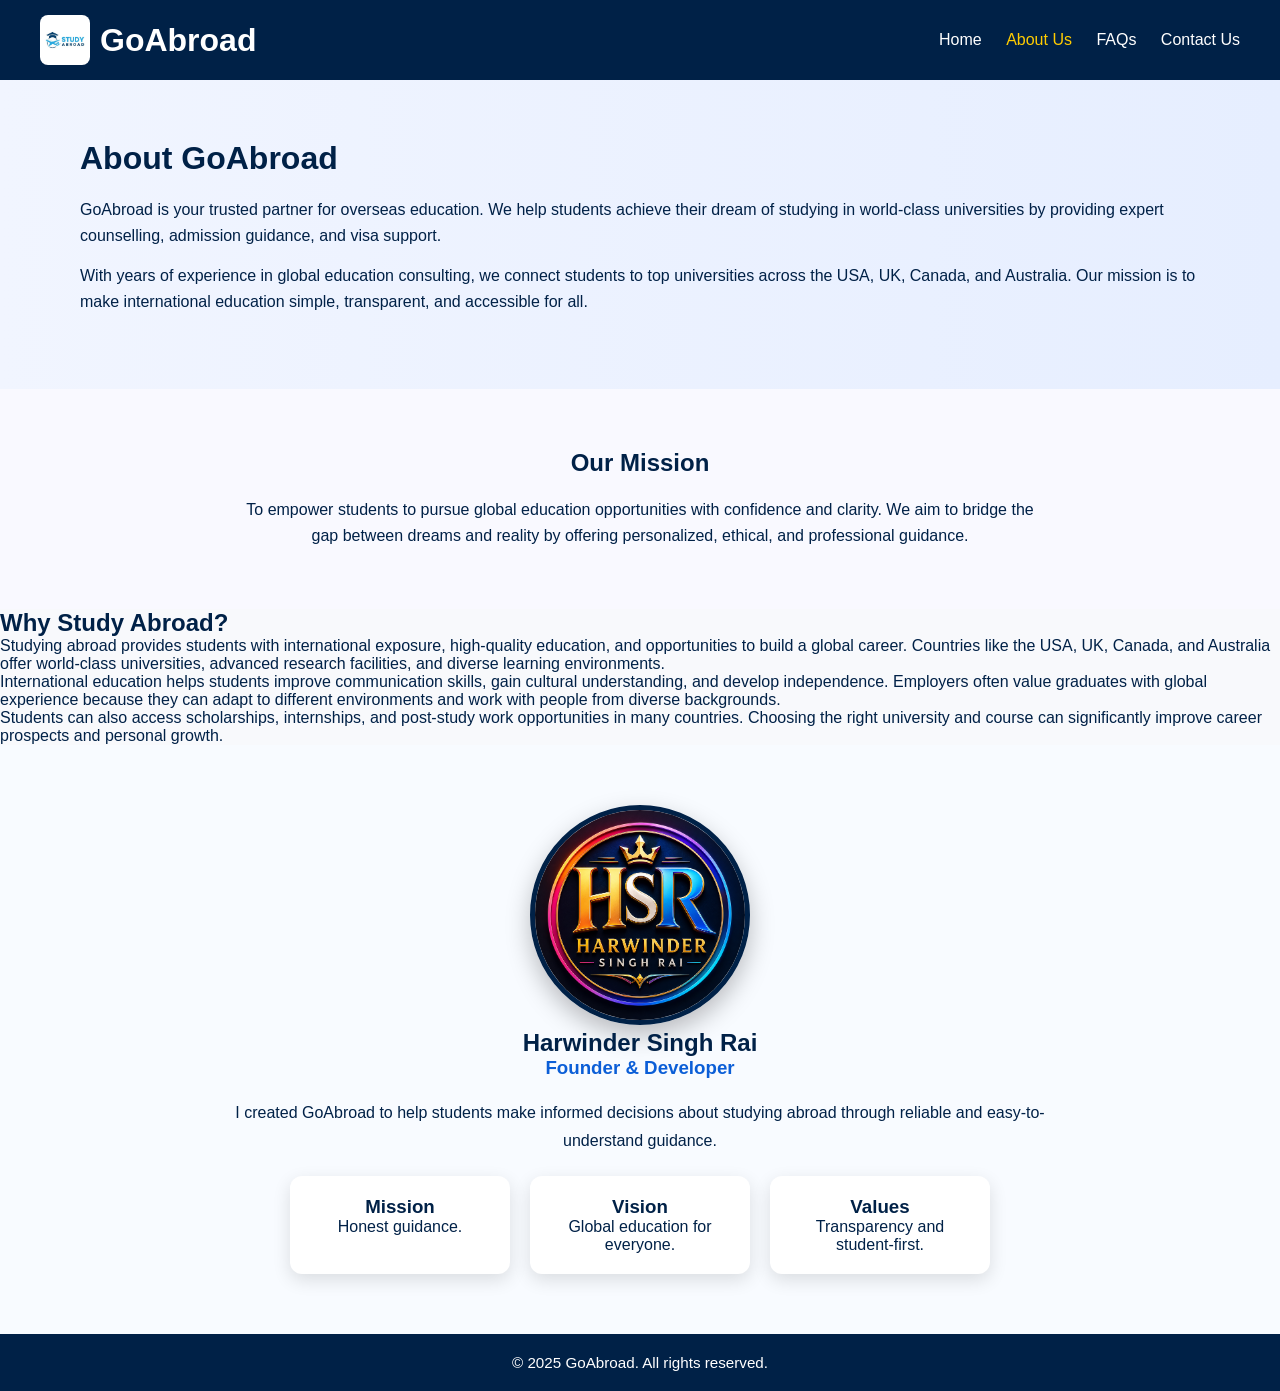
<file: about.html>
<!DOCTYPE html>
<html lang="en">
<head>
  <meta charset="UTF-8" />
  <meta name="viewport" content="width=device-width, initial-scale=1.0"/>
  <title>About Us | GoAbroad</title>
<script async src="https://pagead2.googlesyndication.com/pagead/js/adsbygoogle.js?client=ca-pub-8031918395733457"
     crossorigin="anonymous"></script>
  <style>
    
    * {
      margin: 0;
      padding: 0;
      box-sizing: border-box;
      font-family: Arial, sans-serif;
    }
    body {
      background-color: #f8f9fc;
      color: #002147;
      display: flex;
      flex-direction: column;
      min-height: 100vh;
    }

    
    header {
      background: #002147;
      color: white;
      display: flex;
      justify-content: space-between;
      align-items: center;
      padding: 15px 40px;
      flex-wrap: wrap;
    }
    header .logo {
      display: flex;
      align-items: center;
    }
    header .logo img {
      height: 50px;
      margin-right: 10px;
      border-radius: 8px;
    }
    header nav a {
      color: white;
      text-decoration: none;
      margin-left: 20px;
      font-weight: 500;
      transition: color 0.3s;
    }
    header nav a:hover,
    header nav a.active {
      color: #ffcc00;
    }

    
    .about-section {
      padding: 60px 80px;
      background: linear-gradient(to right, #f1f5ff, #e6eeff);
      text-align: left;
      flex: 1; 
    }
    .about-section h2 {
      font-size: 2rem;
      color: #002147;
      margin-bottom: 20px;
    }
    .about-section p {
      font-size: 1rem;
      line-height: 1.6;
      margin-bottom: 15px;
    }

    
    .mission-section {
      background: #f9f9ff;
      padding: 60px 80px;
      text-align: center;
    }
    .mission-section h3 {
      font-size: 1.5rem;
      color: #002147;
      margin-bottom: 20px;
    }
    .mission-section p {
      font-size: 1rem;
      max-width: 800px;
      margin: 0 auto;
      line-height: 1.6;
    }

    
    footer {
      text-align: center;
      background: #002147;
      color: white;
      padding: 20px 0;
      font-size: 0.95rem;
      margin-top: auto; 
    }

    
  </style>
</head>

<body>
  
  <header>
    <div class="logo">
      <img src="logo 2.jpeg" alt="GoAbroad Logo" />
      <h1>GoAbroad</h1>
    </div>
    <nav>
      <a href="home.html">Home</a>
      <a href="about.html" class="active">About Us</a>
      <a href="faq.html">FAQs</a>
      <a href="contact.html">Contact Us</a>
    </nav>
  </header>

  
  <section class="about-section">
    <h2>About GoAbroad</h2>
    <p>
      GoAbroad is your trusted partner for overseas education. We help students achieve their dream of studying in world-class universities by providing expert counselling, admission guidance, and visa support.
    </p>
    <p>
      With years of experience in global education consulting, we connect students to top universities across the USA, UK, Canada, and Australia. Our mission is to make international education simple, transparent, and accessible for all.
    </p>
  </section>

  
  <section class="mission-section">
    <h3>Our Mission</h3>
    <p>
      To empower students to pursue global education opportunities with confidence and clarity.  
      We aim to bridge the gap between dreams and reality by offering personalized, ethical, and professional guidance.
    </p>
  </section>

  <section>
<h2>Why Study Abroad?</h2>

<p>Studying abroad provides students with international exposure, high-quality education, and opportunities to build a global career. Countries like the USA, UK, Canada, and Australia offer world-class universities, advanced research facilities, and diverse learning environments.</p>

<p>International education helps students improve communication skills, gain cultural understanding, and develop independence. Employers often value graduates with global experience because they can adapt to different environments and work with people from diverse backgrounds.</p>

<p>Students can also access scholarships, internships, and post-study work opportunities in many countries. Choosing the right university and course can significantly improve career prospects and personal growth.</p>
</section>
  
<section style="padding:60px 20px;background:#f8fbff;text-align:center;">
<img src="images/harwinder-logo.png" style="width:220px;border-radius:50%;box-shadow:0 10px 25px rgba(0,0,0,.25);border:5px solid #002147;">
<h2>Harwinder Singh Rai</h2>
<h3 style="color:#0b5ed7;">Founder & Developer</h3>
<p style="max-width:850px;margin:20px auto;line-height:1.8;">I created GoAbroad to help students make informed decisions about studying abroad through reliable and easy-to-understand guidance.</p>
<div style="display:flex;flex-wrap:wrap;justify-content:center;gap:20px;">
<div style="background:#fff;padding:20px;border-radius:12px;box-shadow:0 6px 18px rgba(0,0,0,.12);width:220px;"><h3>Mission</h3><p>Honest guidance.</p></div>
<div style="background:#fff;padding:20px;border-radius:12px;box-shadow:0 6px 18px rgba(0,0,0,.12);width:220px;"><h3>Vision</h3><p>Global education for everyone.</p></div>
<div style="background:#fff;padding:20px;border-radius:12px;box-shadow:0 6px 18px rgba(0,0,0,.12);width:220px;"><h3>Values</h3><p>Transparency and student-first.</p></div>
</div>
</section>

<footer>
    &copy; 2025 GoAbroad. All rights reserved.
  </footer>
</body>
</html>
</file>
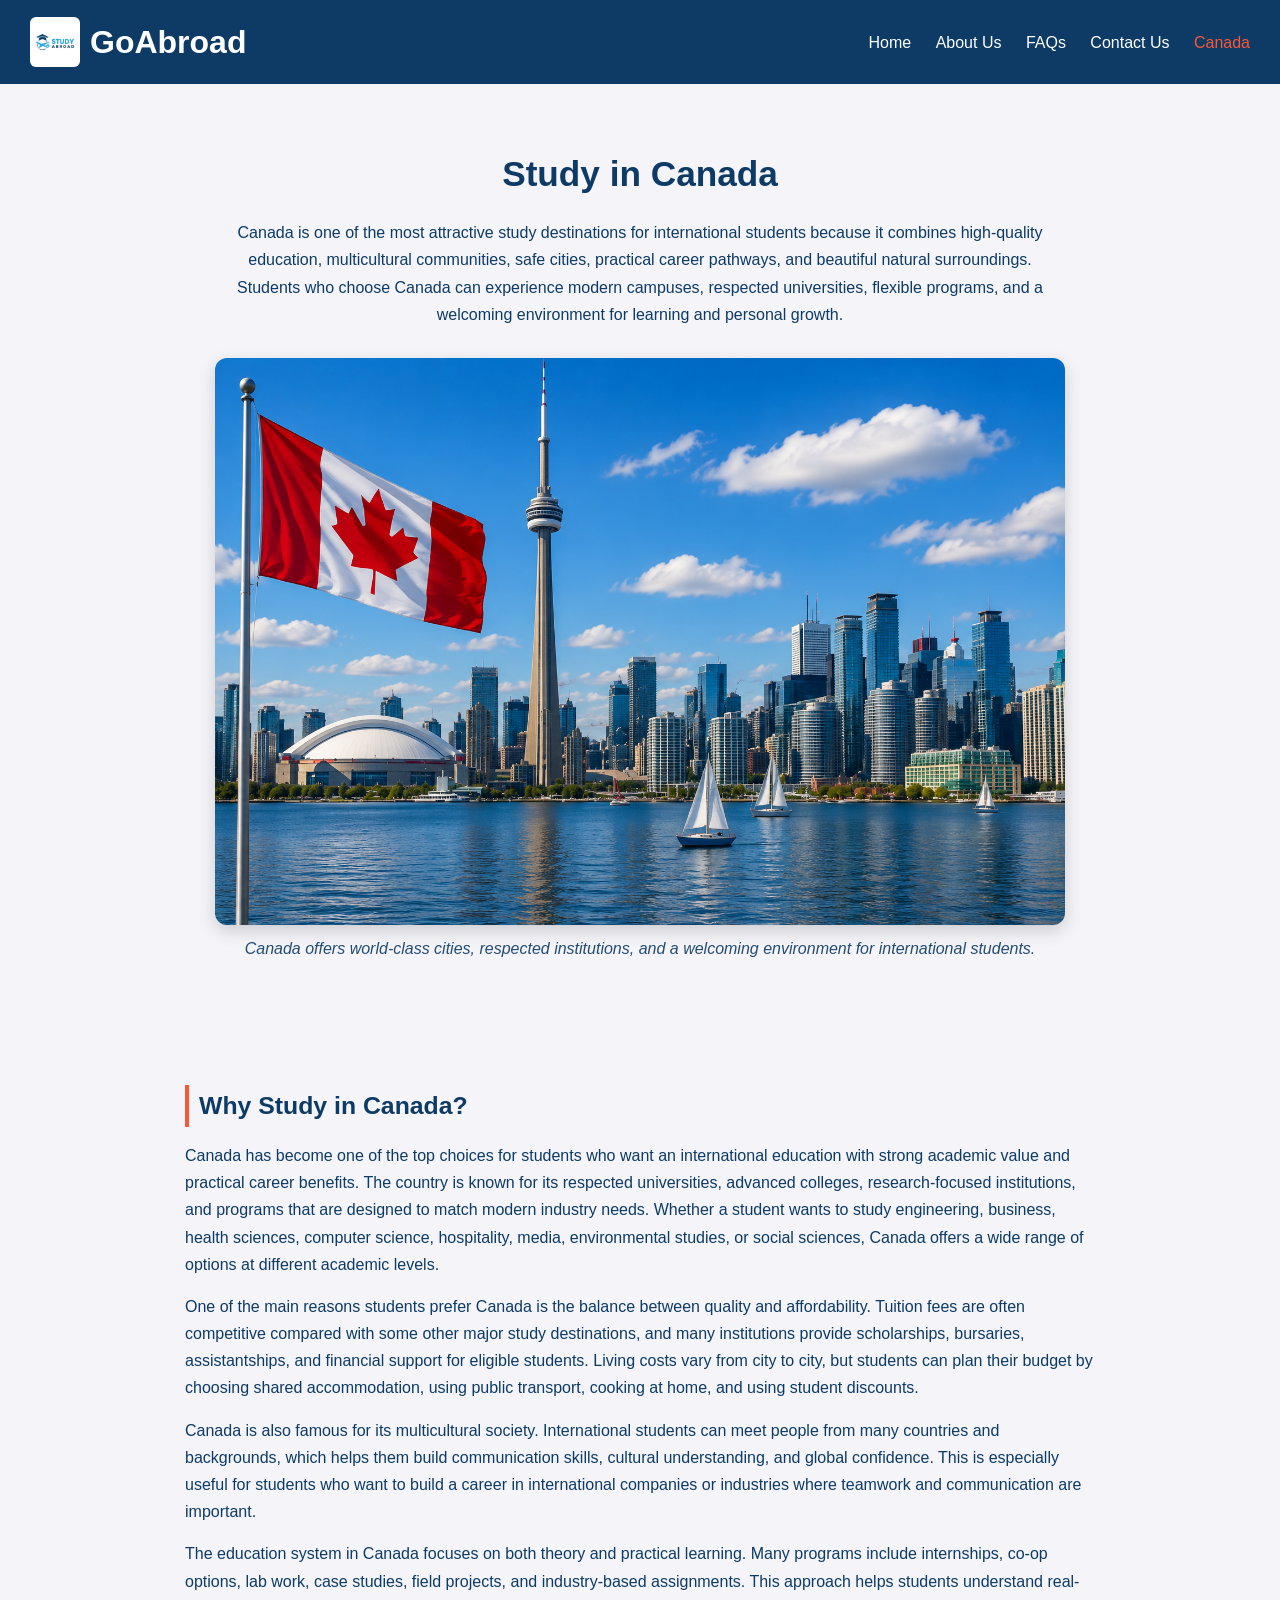
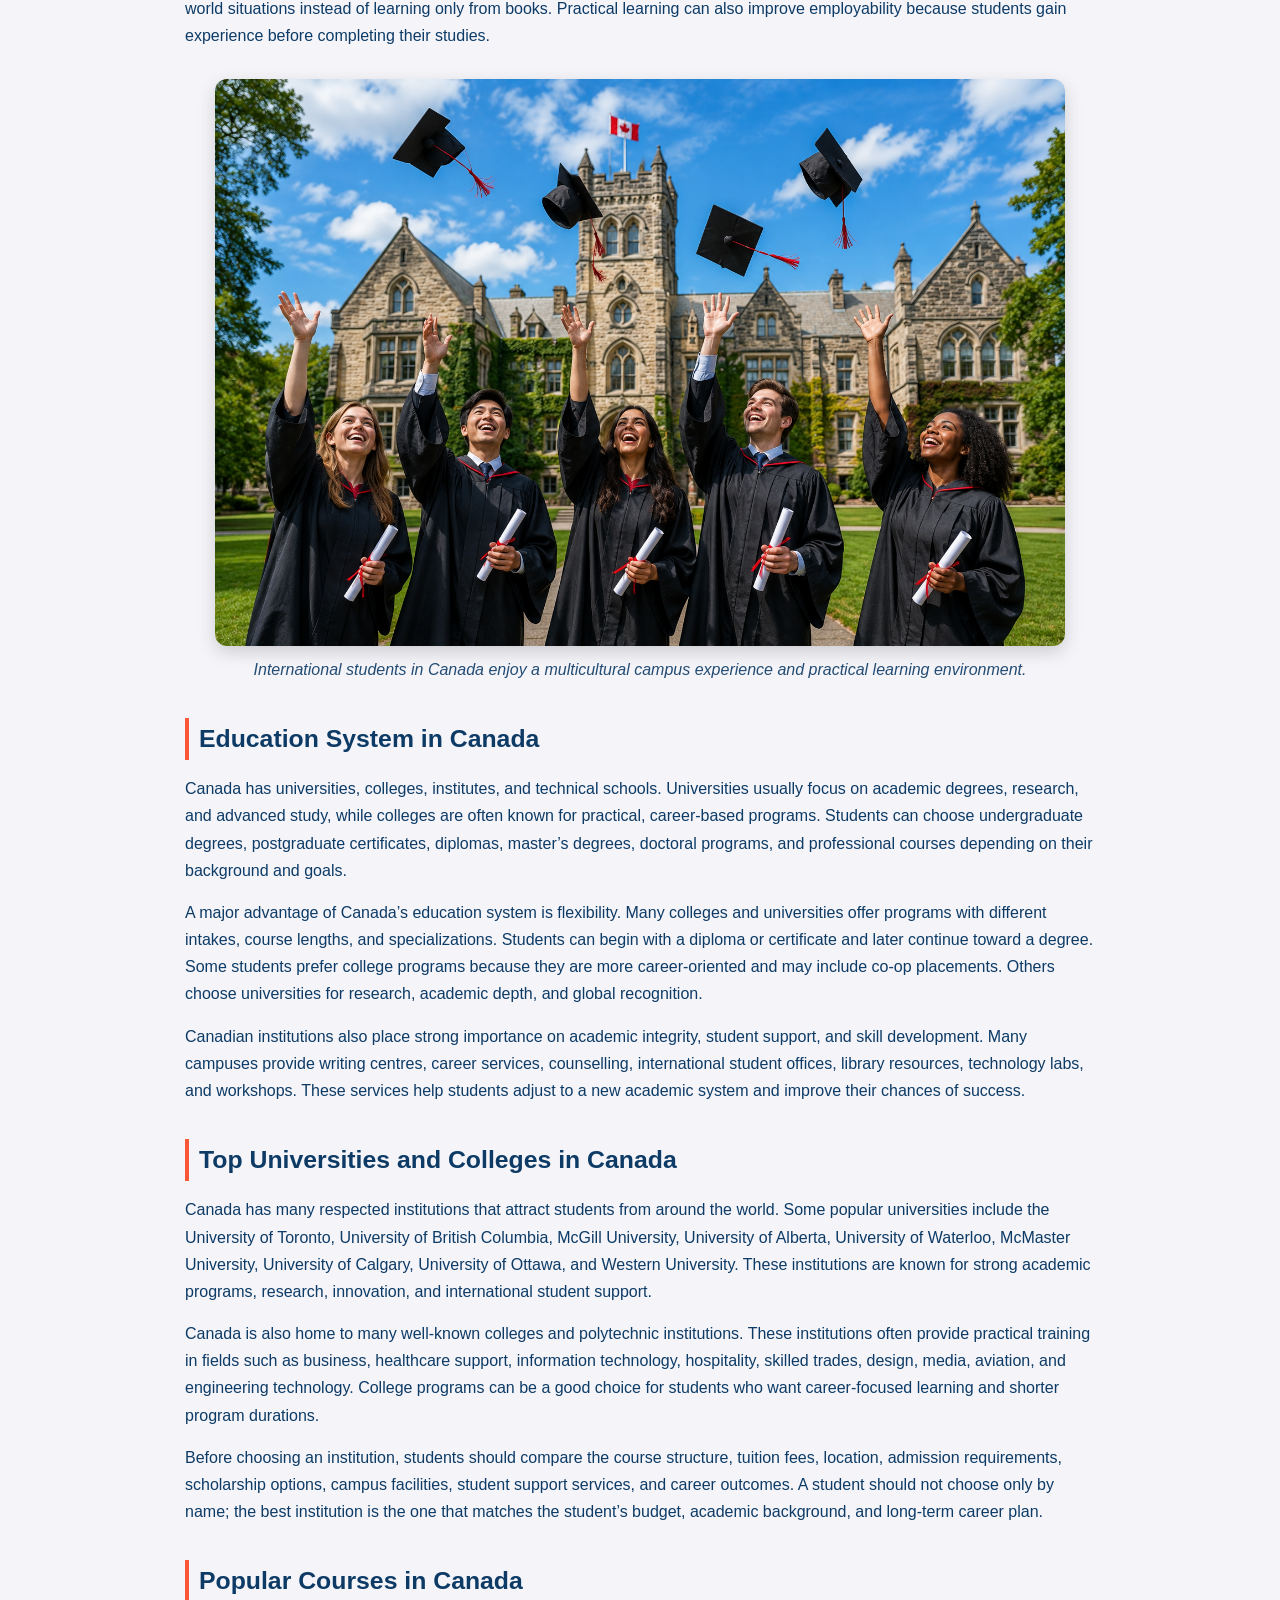
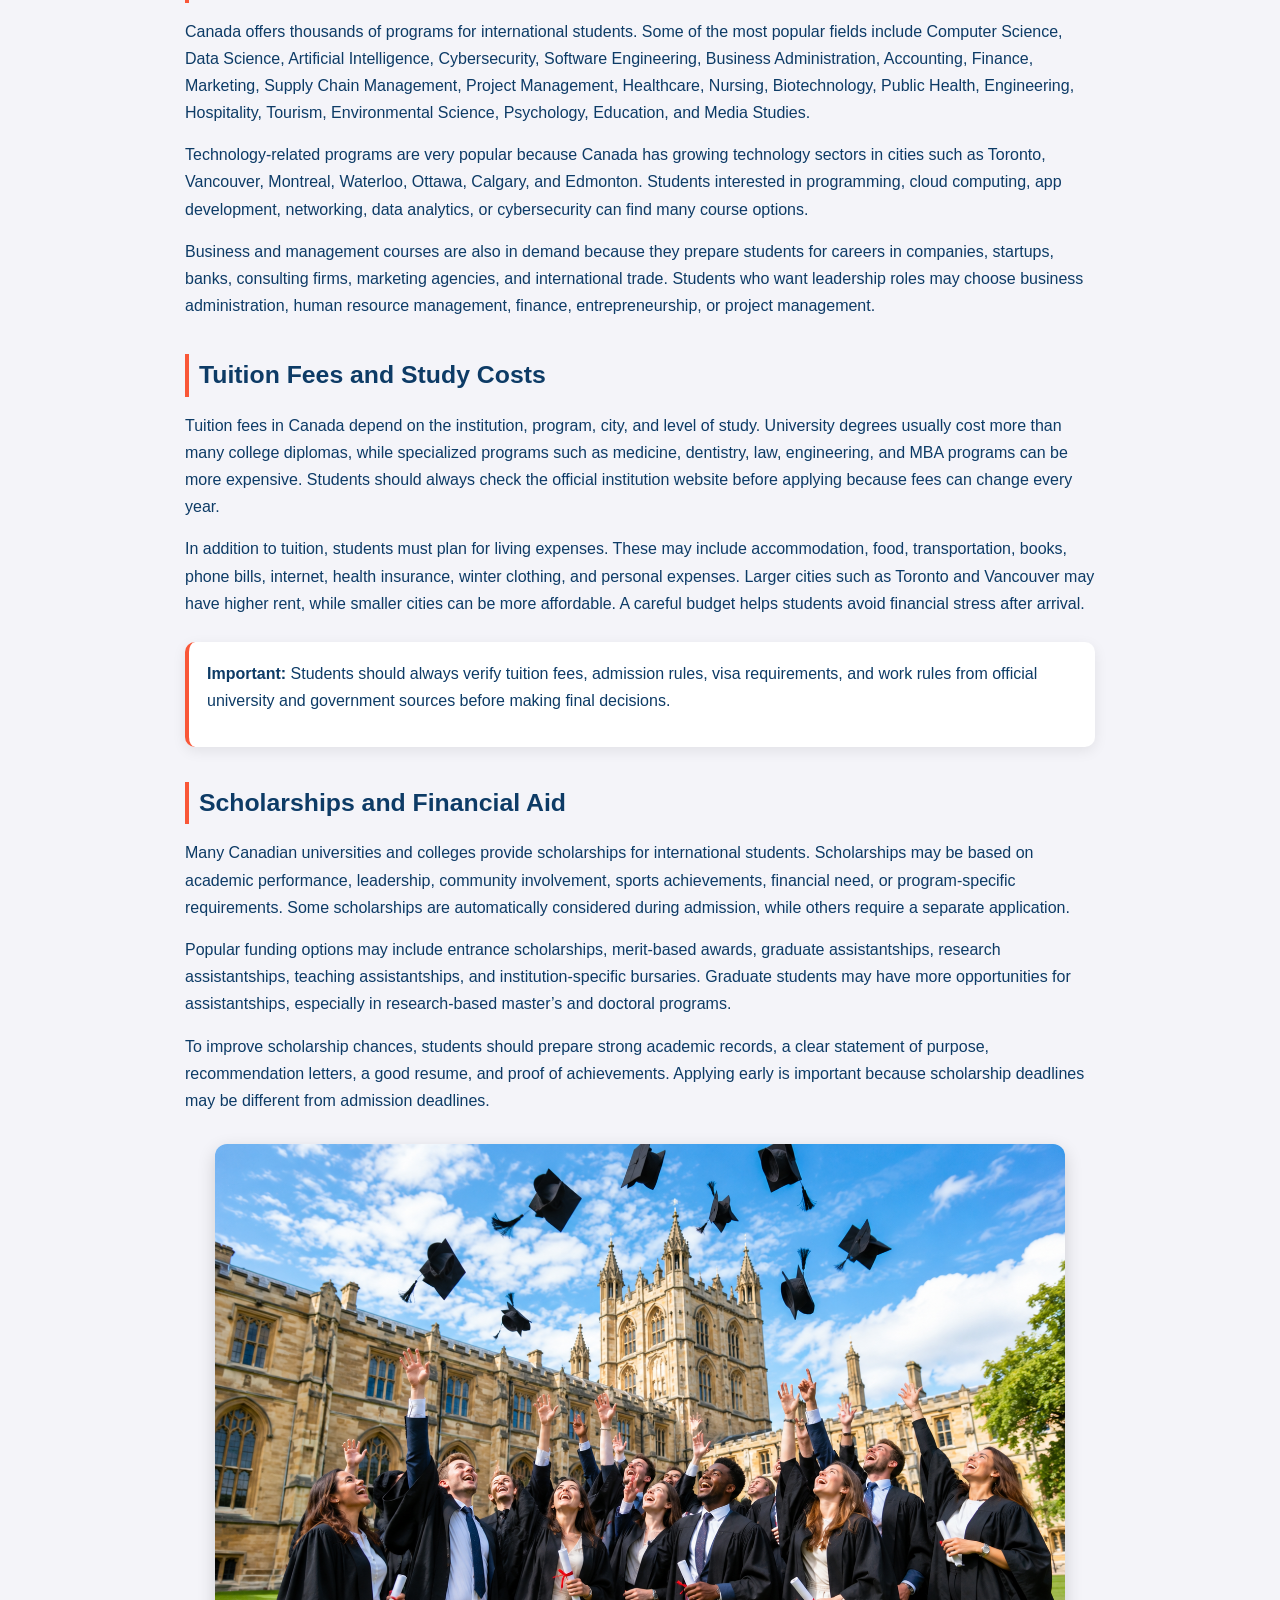
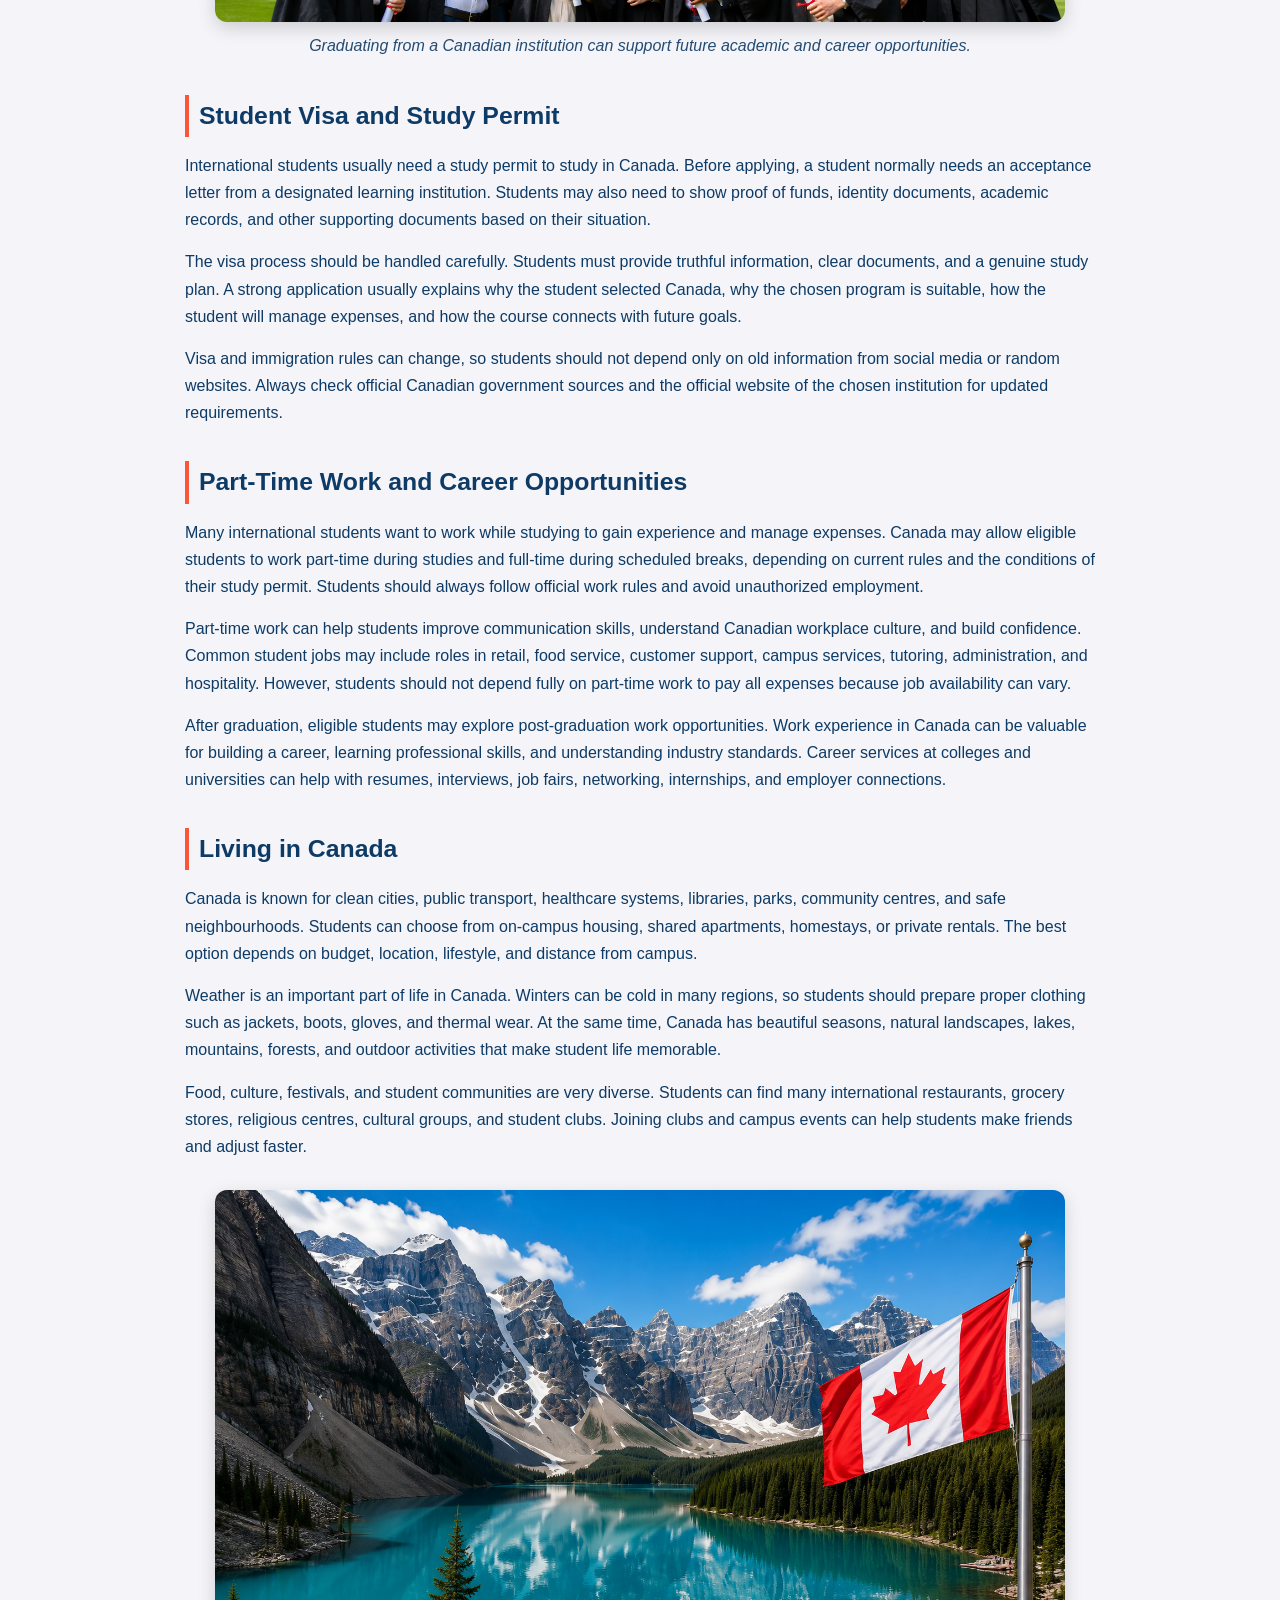
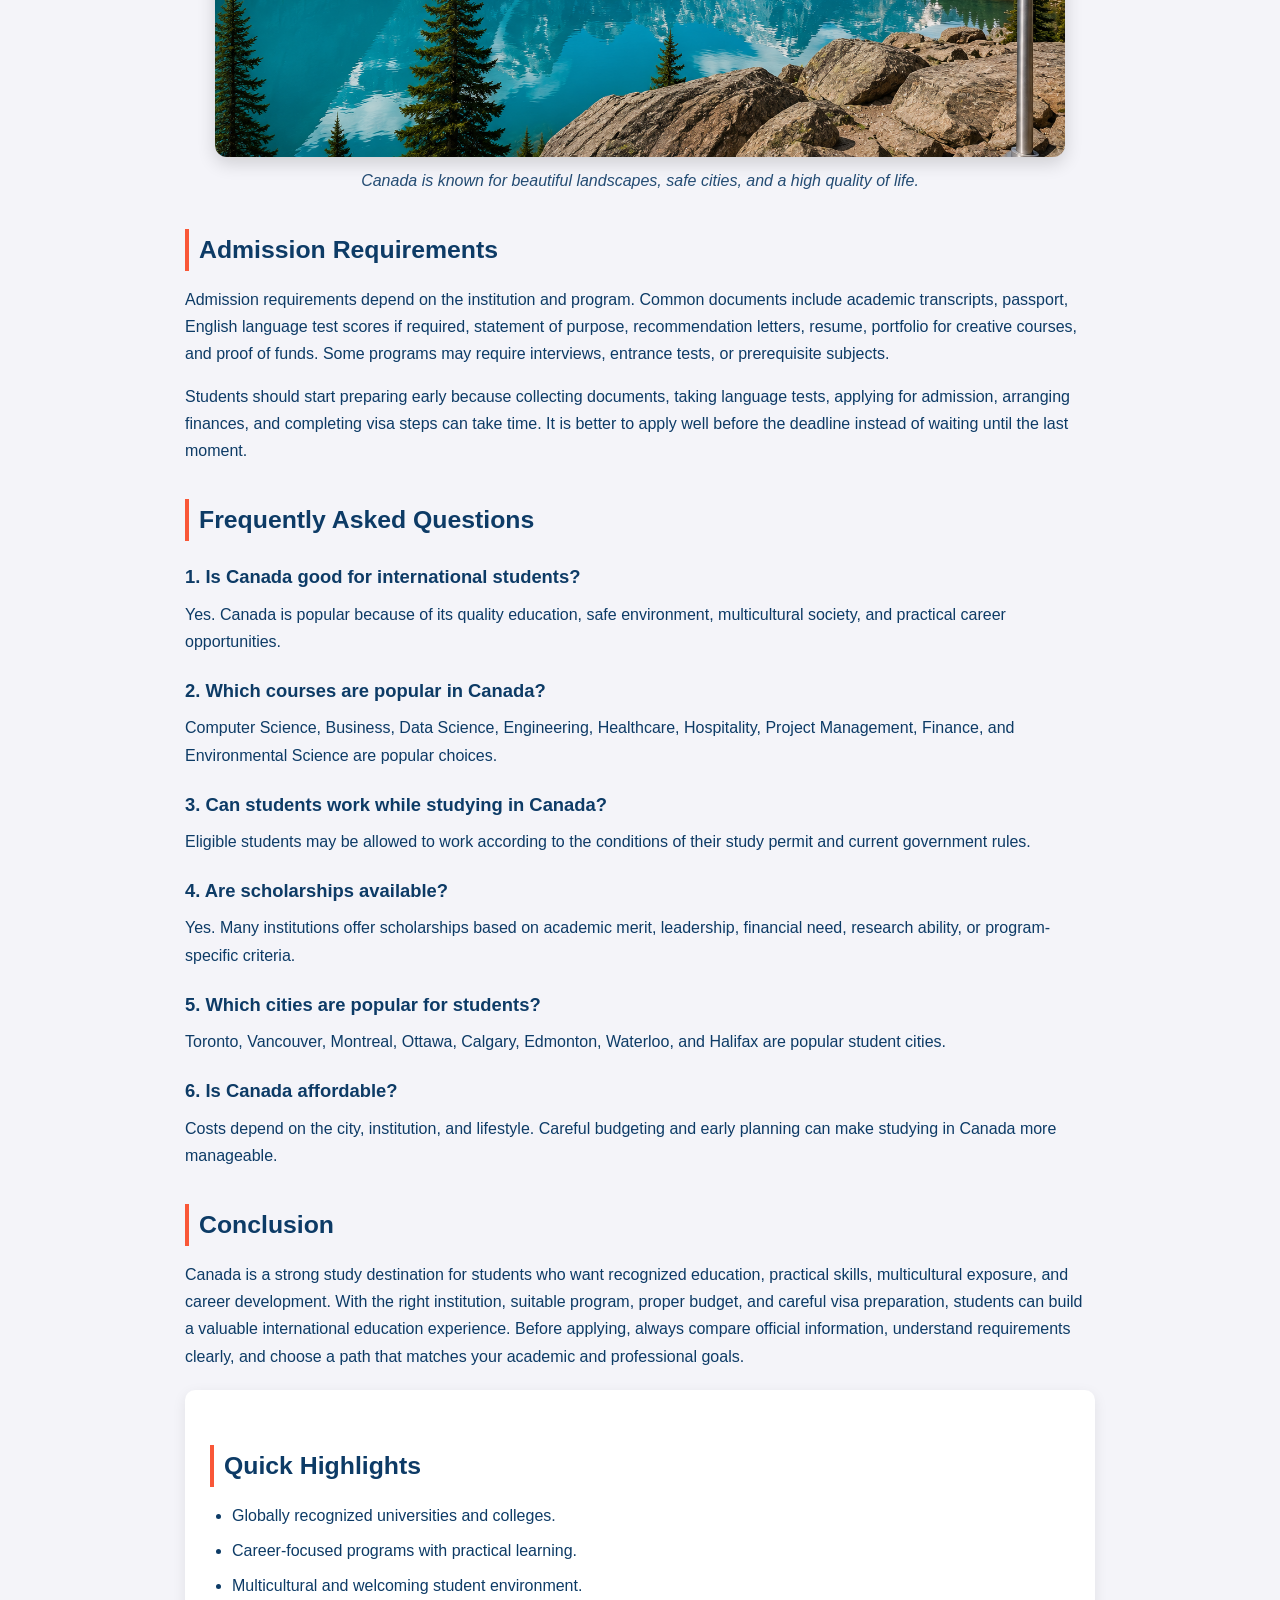
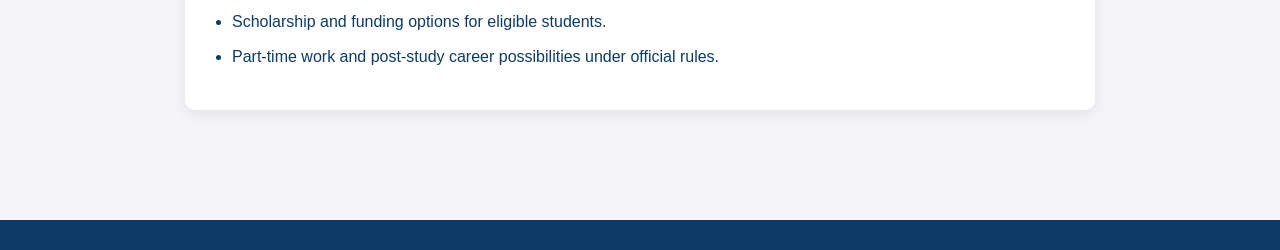
<file: canada.html>
<!DOCTYPE html>
<html lang="en">
<head>
  <meta charset="UTF-8" />
  <meta name="viewport" content="width=device-width, initial-scale=1.0"/>
  <title>Study in Canada | GoAbroad</title>
  <style>
    * {
      margin: 0;
      padding: 0;
      box-sizing: border-box;
      font-family: 'Segoe UI', Arial, sans-serif;
    }

    body {
      background-color: #F4F4F9;
      color: #0D3B66;
      line-height: 1.7;
    }

    header {
      background: #0D3B66;
      color: white;
      display: flex;
      justify-content: space-between;
      align-items: center;
      padding: 15px 30px;
      flex-wrap: wrap;
    }

    header .logo {
      display: flex;
      align-items: center;
    }

    header .logo img {
      height: 50px;
      margin-right: 10px;
      border-radius: 6px;
    }

    header nav a {
      color: white;
      text-decoration: none;
      margin-left: 20px;
      font-weight: 500;
      transition: color 0.3s;
    }

    header nav a:hover,
    header nav a.active {
      color: #F95738;
    }

    .hero {
      text-align: center;
      padding: 60px 20px 35px;
      background: #F4F4F9;
    }

    .hero h1 {
      font-size: 2.2rem;
      margin-bottom: 15px;
      color: #0D3B66;
    }

    .hero p {
      font-size: 1rem;
      max-width: 850px;
      margin: 0 auto 18px auto;
    }

    .content {
      padding: 35px 20px 50px;
      max-width: 950px;
      margin: 0 auto;
    }

    .content h2 {
      color: #0D3B66;
      font-size: 1.55rem;
      margin: 35px 0 15px;
      border-left: 4px solid #F95738;
      padding-left: 10px;
    }

    .content h3 {
      color: #0D3B66;
      font-size: 1.15rem;
      margin: 20px 0 8px;
    }

    .content p {
      margin-bottom: 15px;
      font-size: 1rem;
    }

    .content ul {
      list-style-type: disc;
      padding-left: 22px;
      margin-bottom: 20px;
    }

    .content li {
      margin-bottom: 8px;
    }

    .clickable-img {
      width: 100%;
      max-width: 850px;
      display: block;
      margin: 30px auto 10px;
      border-radius: 12px;
      box-shadow: 0 6px 18px rgba(0,0,0,0.16);
      cursor: pointer;
      transition: transform 0.3s ease, box-shadow 0.3s ease;
      animation: fadeIn 0.8s ease;
    }

    .clickable-img:hover {
      transform: scale(1.02);
      box-shadow: 0 10px 24px rgba(0,0,0,0.22);
    }

    .caption {
      text-align: center;
      font-size: 0.92rem;
      margin-bottom: 25px;
      color: #244c73;
    }

    .note-box {
      background: white;
      border-left: 4px solid #F95738;
      padding: 18px;
      border-radius: 10px;
      box-shadow: 0 4px 14px rgba(0,0,0,0.08);
      margin: 25px 0;
    }

    .quick-list {
      background: white;
      padding: 20px 25px;
      border-radius: 10px;
      box-shadow: 0 4px 14px rgba(0,0,0,0.08);
      margin: 20px 0;
    }

    #lightbox {
      display: none;
      position: fixed;
      z-index: 9999;
      left: 0;
      top: 0;
      width: 100%;
      height: 100%;
      background: rgba(0,0,0,0.9);
      justify-content: center;
      align-items: center;
      padding: 20px;
    }

    #lightbox img {
      max-width: 92%;
      max-height: 90%;
      border-radius: 12px;
      animation: zoomIn 0.3s ease;
    }

    @keyframes zoomIn {
      from {
        transform: scale(0.85);
        opacity: 0;
      }
      to {
        transform: scale(1);
        opacity: 1;
      }
    }

    @keyframes fadeIn {
      from {
        opacity: 0;
        transform: translateY(18px);
      }
      to {
        opacity: 1;
        transform: translateY(0);
      }
    }

    footer {
      text-align: center;
      background: #0D3B66;
      color: white;
      padding: 15px 0;
      font-size: 0.9rem;
      margin-top: 40px;
    }

    @media (max-width: 700px) {
      header {
        padding: 14px 18px;
      }

      header nav {
        margin-top: 12px;
      }

      header nav a {
        display: inline-block;
        margin: 6px 8px 0 0;
      }

      .hero {
        padding: 42px 16px 25px;
      }

      .hero h1 {
        font-size: 1.8rem;
      }

      .content {
        padding: 25px 16px 40px;
      }

      .content h2 {
        font-size: 1.35rem;
      }
    }
  </style>
</head>
<body>

  <header>
    <div class="logo">
      <img src="logo 2.jpeg" alt="GoAbroad Logo" />
      <h1>GoAbroad</h1>
    </div>
    <nav>
      <a href="home.html">Home</a>
      <a href="about.html">About Us</a>
      <a href="FAQ.html">FAQs</a>
      <a href="contact.html">Contact Us</a>
      <a href="canada.html" class="active">Canada</a>
    </nav>
  </header>

  <section class="hero">
    <h1>Study in Canada</h1>
    <p>Canada is one of the most attractive study destinations for international students because it combines high-quality education, multicultural communities, safe cities, practical career pathways, and beautiful natural surroundings. Students who choose Canada can experience modern campuses, respected universities, flexible programs, and a welcoming environment for learning and personal growth.</p>

    <img src="images/file_000000002008720ba210fd70459fe132.png" alt="Canada city skyline with flag" class="clickable-img" loading="lazy">
    <p class="caption"><em>Canada offers world-class cities, respected institutions, and a welcoming environment for international students.</em></p>
  </section>

  <section class="content">
    <h2>Why Study in Canada?</h2>
    <p>Canada has become one of the top choices for students who want an international education with strong academic value and practical career benefits. The country is known for its respected universities, advanced colleges, research-focused institutions, and programs that are designed to match modern industry needs. Whether a student wants to study engineering, business, health sciences, computer science, hospitality, media, environmental studies, or social sciences, Canada offers a wide range of options at different academic levels.</p>

    <p>One of the main reasons students prefer Canada is the balance between quality and affordability. Tuition fees are often competitive compared with some other major study destinations, and many institutions provide scholarships, bursaries, assistantships, and financial support for eligible students. Living costs vary from city to city, but students can plan their budget by choosing shared accommodation, using public transport, cooking at home, and using student discounts.</p>

    <p>Canada is also famous for its multicultural society. International students can meet people from many countries and backgrounds, which helps them build communication skills, cultural understanding, and global confidence. This is especially useful for students who want to build a career in international companies or industries where teamwork and communication are important.</p>

    <p>The education system in Canada focuses on both theory and practical learning. Many programs include internships, co-op options, lab work, case studies, field projects, and industry-based assignments. This approach helps students understand real-world situations instead of learning only from books. Practical learning can also improve employability because students gain experience before completing their studies.</p>

    <img src="images/file_00000000428471f8b5ad51d85fdd7166.png" alt="International students in Canada" class="clickable-img" loading="lazy">
    <p class="caption"><em>International students in Canada enjoy a multicultural campus experience and practical learning environment.</em></p>

    <h2>Education System in Canada</h2>
    <p>Canada has universities, colleges, institutes, and technical schools. Universities usually focus on academic degrees, research, and advanced study, while colleges are often known for practical, career-based programs. Students can choose undergraduate degrees, postgraduate certificates, diplomas, master’s degrees, doctoral programs, and professional courses depending on their background and goals.</p>

    <p>A major advantage of Canada’s education system is flexibility. Many colleges and universities offer programs with different intakes, course lengths, and specializations. Students can begin with a diploma or certificate and later continue toward a degree. Some students prefer college programs because they are more career-oriented and may include co-op placements. Others choose universities for research, academic depth, and global recognition.</p>

    <p>Canadian institutions also place strong importance on academic integrity, student support, and skill development. Many campuses provide writing centres, career services, counselling, international student offices, library resources, technology labs, and workshops. These services help students adjust to a new academic system and improve their chances of success.</p>

    <h2>Top Universities and Colleges in Canada</h2>
    <p>Canada has many respected institutions that attract students from around the world. Some popular universities include the University of Toronto, University of British Columbia, McGill University, University of Alberta, University of Waterloo, McMaster University, University of Calgary, University of Ottawa, and Western University. These institutions are known for strong academic programs, research, innovation, and international student support.</p>

    <p>Canada is also home to many well-known colleges and polytechnic institutions. These institutions often provide practical training in fields such as business, healthcare support, information technology, hospitality, skilled trades, design, media, aviation, and engineering technology. College programs can be a good choice for students who want career-focused learning and shorter program durations.</p>

    <p>Before choosing an institution, students should compare the course structure, tuition fees, location, admission requirements, scholarship options, campus facilities, student support services, and career outcomes. A student should not choose only by name; the best institution is the one that matches the student’s budget, academic background, and long-term career plan.</p>

    <h2>Popular Courses in Canada</h2>
    <p>Canada offers thousands of programs for international students. Some of the most popular fields include Computer Science, Data Science, Artificial Intelligence, Cybersecurity, Software Engineering, Business Administration, Accounting, Finance, Marketing, Supply Chain Management, Project Management, Healthcare, Nursing, Biotechnology, Public Health, Engineering, Hospitality, Tourism, Environmental Science, Psychology, Education, and Media Studies.</p>

    <p>Technology-related programs are very popular because Canada has growing technology sectors in cities such as Toronto, Vancouver, Montreal, Waterloo, Ottawa, Calgary, and Edmonton. Students interested in programming, cloud computing, app development, networking, data analytics, or cybersecurity can find many course options.</p>

    <p>Business and management courses are also in demand because they prepare students for careers in companies, startups, banks, consulting firms, marketing agencies, and international trade. Students who want leadership roles may choose business administration, human resource management, finance, entrepreneurship, or project management.</p>

    <h2>Tuition Fees and Study Costs</h2>
    <p>Tuition fees in Canada depend on the institution, program, city, and level of study. University degrees usually cost more than many college diplomas, while specialized programs such as medicine, dentistry, law, engineering, and MBA programs can be more expensive. Students should always check the official institution website before applying because fees can change every year.</p>

    <p>In addition to tuition, students must plan for living expenses. These may include accommodation, food, transportation, books, phone bills, internet, health insurance, winter clothing, and personal expenses. Larger cities such as Toronto and Vancouver may have higher rent, while smaller cities can be more affordable. A careful budget helps students avoid financial stress after arrival.</p>

    <div class="note-box">
      <p><strong>Important:</strong> Students should always verify tuition fees, admission rules, visa requirements, and work rules from official university and government sources before making final decisions.</p>
    </div>

    <h2>Scholarships and Financial Aid</h2>
    <p>Many Canadian universities and colleges provide scholarships for international students. Scholarships may be based on academic performance, leadership, community involvement, sports achievements, financial need, or program-specific requirements. Some scholarships are automatically considered during admission, while others require a separate application.</p>

    <p>Popular funding options may include entrance scholarships, merit-based awards, graduate assistantships, research assistantships, teaching assistantships, and institution-specific bursaries. Graduate students may have more opportunities for assistantships, especially in research-based master’s and doctoral programs.</p>

    <p>To improve scholarship chances, students should prepare strong academic records, a clear statement of purpose, recommendation letters, a good resume, and proof of achievements. Applying early is important because scholarship deadlines may be different from admission deadlines.</p>

    <img src="images/file_000000006e147208a6056ca0d5a474d1.png" alt="Graduation in Canada" class="clickable-img" loading="lazy">
    <p class="caption"><em>Graduating from a Canadian institution can support future academic and career opportunities.</em></p>

    <h2>Student Visa and Study Permit</h2>
    <p>International students usually need a study permit to study in Canada. Before applying, a student normally needs an acceptance letter from a designated learning institution. Students may also need to show proof of funds, identity documents, academic records, and other supporting documents based on their situation.</p>

    <p>The visa process should be handled carefully. Students must provide truthful information, clear documents, and a genuine study plan. A strong application usually explains why the student selected Canada, why the chosen program is suitable, how the student will manage expenses, and how the course connects with future goals.</p>

    <p>Visa and immigration rules can change, so students should not depend only on old information from social media or random websites. Always check official Canadian government sources and the official website of the chosen institution for updated requirements.</p>

    <h2>Part-Time Work and Career Opportunities</h2>
    <p>Many international students want to work while studying to gain experience and manage expenses. Canada may allow eligible students to work part-time during studies and full-time during scheduled breaks, depending on current rules and the conditions of their study permit. Students should always follow official work rules and avoid unauthorized employment.</p>

    <p>Part-time work can help students improve communication skills, understand Canadian workplace culture, and build confidence. Common student jobs may include roles in retail, food service, customer support, campus services, tutoring, administration, and hospitality. However, students should not depend fully on part-time work to pay all expenses because job availability can vary.</p>

    <p>After graduation, eligible students may explore post-graduation work opportunities. Work experience in Canada can be valuable for building a career, learning professional skills, and understanding industry standards. Career services at colleges and universities can help with resumes, interviews, job fairs, networking, internships, and employer connections.</p>

    <h2>Living in Canada</h2>
    <p>Canada is known for clean cities, public transport, healthcare systems, libraries, parks, community centres, and safe neighbourhoods. Students can choose from on-campus housing, shared apartments, homestays, or private rentals. The best option depends on budget, location, lifestyle, and distance from campus.</p>

    <p>Weather is an important part of life in Canada. Winters can be cold in many regions, so students should prepare proper clothing such as jackets, boots, gloves, and thermal wear. At the same time, Canada has beautiful seasons, natural landscapes, lakes, mountains, forests, and outdoor activities that make student life memorable.</p>

    <p>Food, culture, festivals, and student communities are very diverse. Students can find many international restaurants, grocery stores, religious centres, cultural groups, and student clubs. Joining clubs and campus events can help students make friends and adjust faster.</p>

    <img src="images/file_000000009c40720b8d635f39dbaf2208.png" alt="Beautiful nature of Canada" class="clickable-img" loading="lazy">
    <p class="caption"><em>Canada is known for beautiful landscapes, safe cities, and a high quality of life.</em></p>

    <h2>Admission Requirements</h2>
    <p>Admission requirements depend on the institution and program. Common documents include academic transcripts, passport, English language test scores if required, statement of purpose, recommendation letters, resume, portfolio for creative courses, and proof of funds. Some programs may require interviews, entrance tests, or prerequisite subjects.</p>

    <p>Students should start preparing early because collecting documents, taking language tests, applying for admission, arranging finances, and completing visa steps can take time. It is better to apply well before the deadline instead of waiting until the last moment.</p>

    <h2>Frequently Asked Questions</h2>

    <h3>1. Is Canada good for international students?</h3>
    <p>Yes. Canada is popular because of its quality education, safe environment, multicultural society, and practical career opportunities.</p>

    <h3>2. Which courses are popular in Canada?</h3>
    <p>Computer Science, Business, Data Science, Engineering, Healthcare, Hospitality, Project Management, Finance, and Environmental Science are popular choices.</p>

    <h3>3. Can students work while studying in Canada?</h3>
    <p>Eligible students may be allowed to work according to the conditions of their study permit and current government rules.</p>

    <h3>4. Are scholarships available?</h3>
    <p>Yes. Many institutions offer scholarships based on academic merit, leadership, financial need, research ability, or program-specific criteria.</p>

    <h3>5. Which cities are popular for students?</h3>
    <p>Toronto, Vancouver, Montreal, Ottawa, Calgary, Edmonton, Waterloo, and Halifax are popular student cities.</p>

    <h3>6. Is Canada affordable?</h3>
    <p>Costs depend on the city, institution, and lifestyle. Careful budgeting and early planning can make studying in Canada more manageable.</p>

    <h2>Conclusion</h2>
    <p>Canada is a strong study destination for students who want recognized education, practical skills, multicultural exposure, and career development. With the right institution, suitable program, proper budget, and careful visa preparation, students can build a valuable international education experience. Before applying, always compare official information, understand requirements clearly, and choose a path that matches your academic and professional goals.</p>

    <div class="quick-list">
      <h2>Quick Highlights</h2>
      <ul>
        <li>Globally recognized universities and colleges.</li>
        <li>Career-focused programs with practical learning.</li>
        <li>Multicultural and welcoming student environment.</li>
        <li>Scholarship and funding options for eligible students.</li>
        <li>Part-time work and post-study career possibilities under official rules.</li>
      </ul>
    </div>
  </section>

  <footer>
</file>
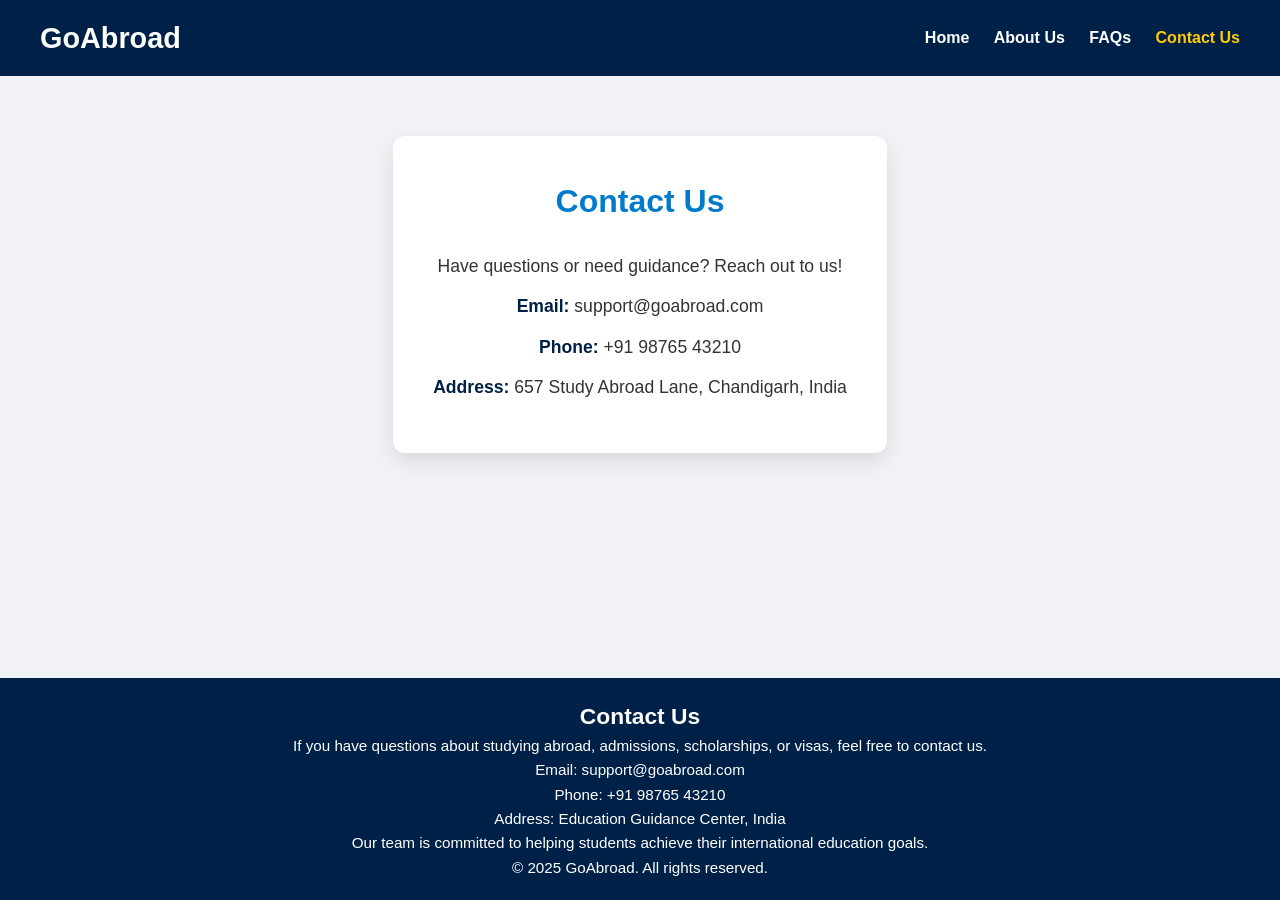
<file: contact.html>
<!DOCTYPE html>
<html lang="en">
<head>
  <meta charset="UTF-8">
  <meta name="viewport" content="width=device-width, initial-scale=1.0">
  <title>Contact Us | GoAbroad</title>
  <style>

    * {
      margin: 0;
      padding: 0;
      box-sizing: border-box;
      font-family: Arial, sans-serif;
    }
    body {
      background: #f0f2f5;
      color: #002147;
      line-height: 1.6;
      min-height: 100vh;
      display: flex;
      flex-direction: column;
    }

    
    header {
      background: #002147;
      color: white;
      padding: 15px 40px;
      display: flex;
      justify-content: space-between;
      align-items: center;
      flex-wrap: wrap;
    }
    header h1 {
      font-size: 1.8rem;
    }
    header nav a {
      color: white;
      margin-left: 20px;
      text-decoration: none;
      font-weight: bold;
      transition: color 0.3s;
    }
    header nav a.active,
    header nav a:hover {
      color: #ffcc00;
    }

   
    .contact-section {
      max-width: 700px;
      margin: 60px auto;
      background: white;
      padding: 40px;
      border-radius: 12px;
      box-shadow: 0 8px 20px rgba(0,0,0,0.1);
      text-align: center;
    }
    .contact-section h2 {
      font-size: 2rem;
      margin-bottom: 25px;
      color: #007acc;
    }
    .contact-section p {
      font-size: 1.1rem;
      margin: 12px 0;
      color: #333;
    }
    .contact-section p strong {
      color: #002147;
    }

    footer {
      background: #002147;
      color: white;
      text-align: center;
      padding: 20px 0;
      margin-top: auto; 
      font-size: 0.95rem;
    }

  </style>
</head>
<body>

<header>
  <h1>GoAbroad</h1>
  <nav>
    <a href="home.html">Home</a>
    <a href="about.html">About Us</a>
    <a href="faq.html">FAQs</a>
    <a href="contact.html" class="active">Contact Us</a>
  </nav>
</header>

<section class="contact-section">
  <h2>Contact Us</h2>
  <p>Have questions or need guidance? Reach out to us!</p>
  <p><strong>Email:</strong> support@goabroad.com</p>
  <p><strong>Phone:</strong> +91 98765 43210</p>
  <p><strong>Address:</strong> 657 Study Abroad Lane, Chandigarh, India</p>
</section>

<footer>
  <h2>Contact Us</h2>

<p>If you have questions about studying abroad, admissions, scholarships, or visas, feel free to contact us.</p>

<p>Email: support@goabroad.com</p>

<p>Phone: +91 98765 43210</p>

<p>Address: Education Guidance Center, India</p>

<p>Our team is committed to helping students achieve their international education goals.</p>
  &copy; 2025 GoAbroad. All rights reserved.
</footer>

</body>
</html>
</file>
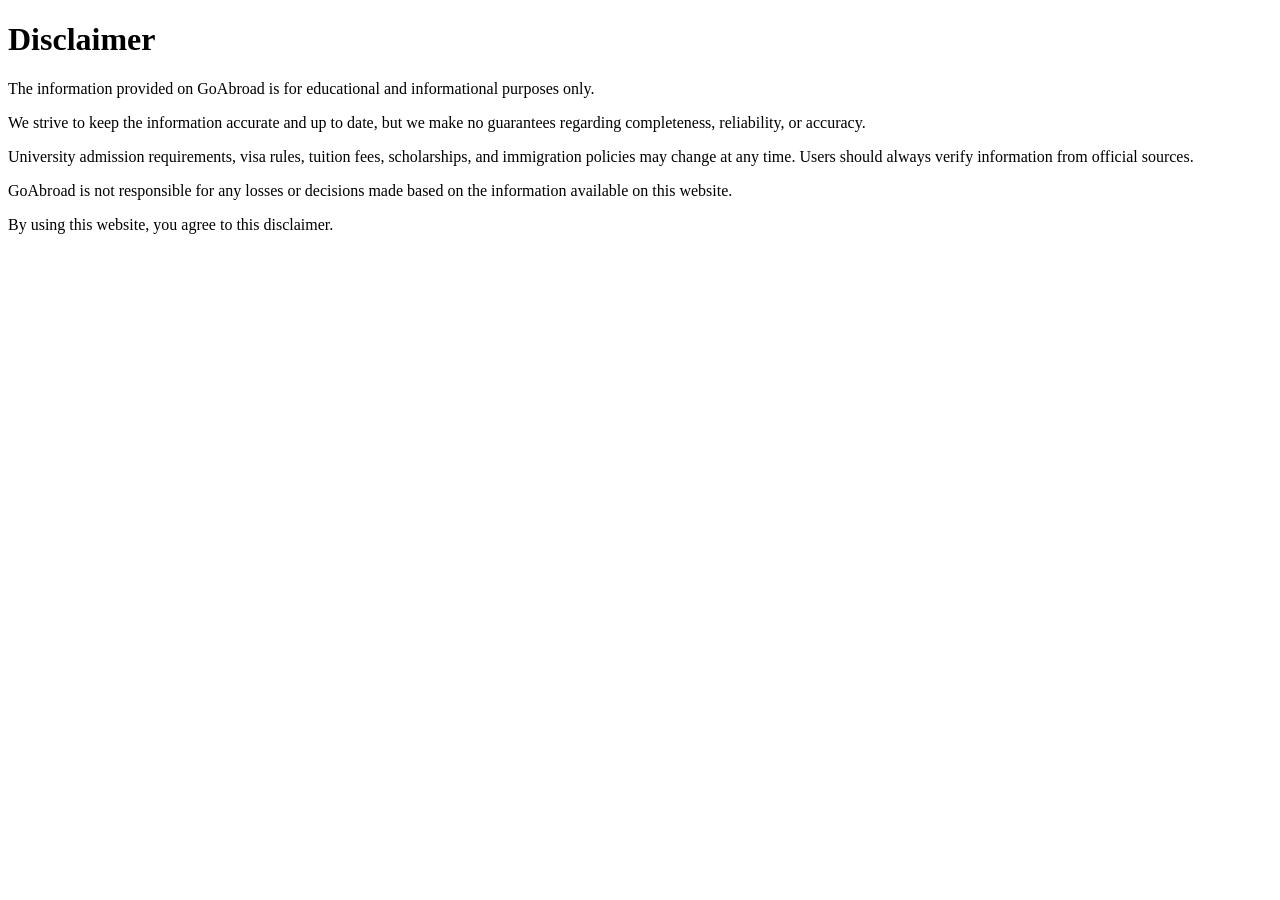
<file: disclaimer.html>
<!DOCTYPE html>
<html>
<head>
<title>Disclaimer - GoAbroad</title>
</head>
<body>

<h1>Disclaimer</h1>

<p>The information provided on GoAbroad is for educational and informational purposes only.</p>

<p>We strive to keep the information accurate and up to date, but we make no guarantees regarding completeness, reliability, or accuracy.</p>

<p>University admission requirements, visa rules, tuition fees, scholarships, and immigration policies may change at any time. Users should always verify information from official sources.</p>

<p>GoAbroad is not responsible for any losses or decisions made based on the information available on this website.</p>

<p>By using this website, you agree to this disclaimer.</p>

</body>
</html>
</file>
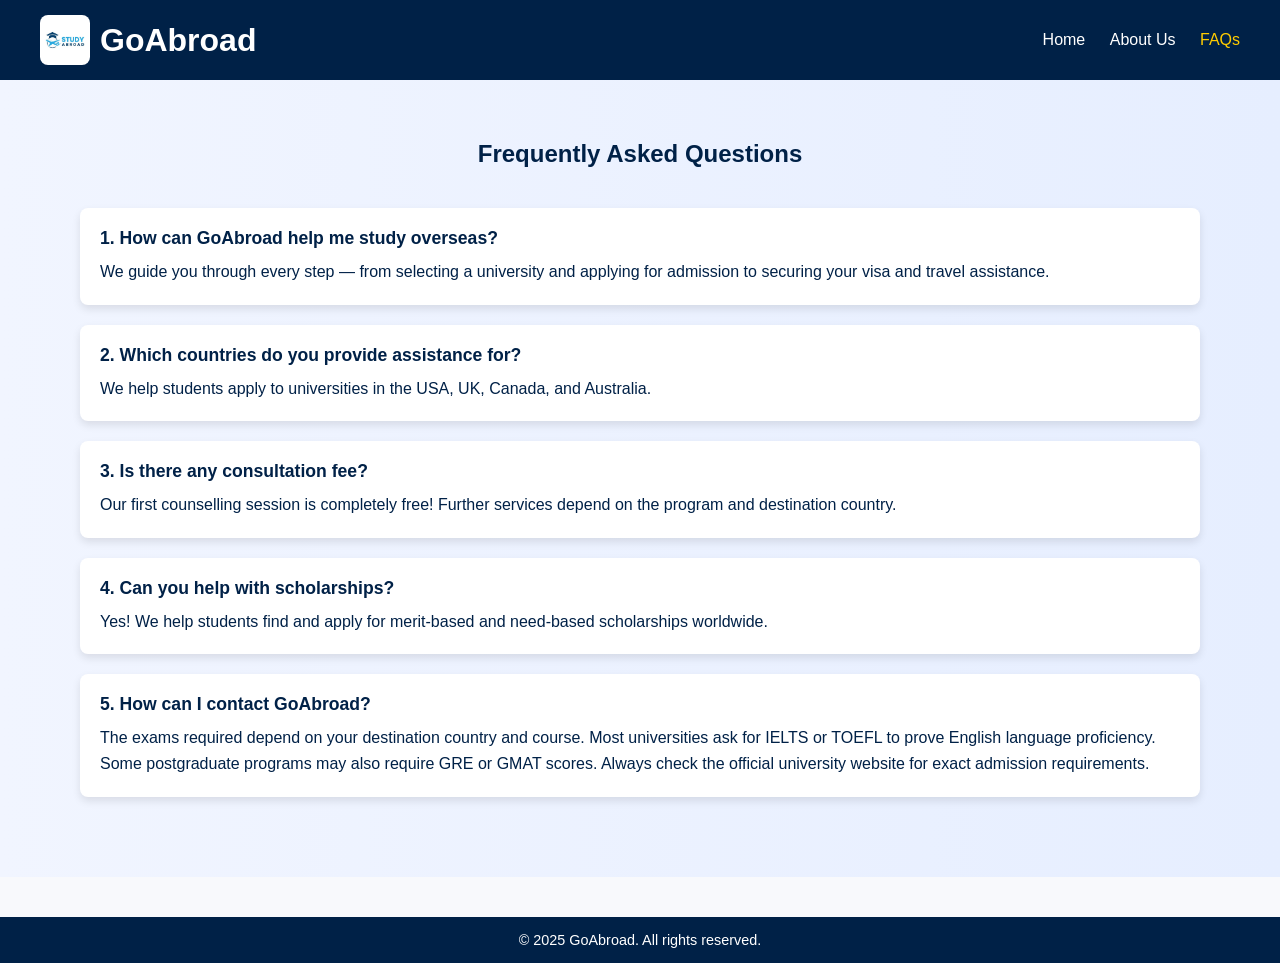
<file: FAQ.html>
<!DOCTYPE html>
<html lang="en">
<head>
  <meta charset="UTF-8" />
  <meta name="viewport" content="width=device-width, initial-scale=1.0"/>
  <title>FAQs | GoAbroad</title>

  <style>
    * {
      margin: 0;
      padding: 0;
      box-sizing: border-box;
      font-family: Arial, sans-serif;
    }

    body {
      background-color: #f8f9fc;
      color: #002147;
    }

    header {
      background: #002147;
      color: white;
      display: flex;
      justify-content: space-between;
      align-items: center;
      padding: 15px 40px;
    }

    header .logo {
      display: flex;
      align-items: center;
    }

    header .logo img {
      height: 50px;
      margin-right: 10px;
      border-radius: 8px;
    }

    header nav a {
      color: white;
      text-decoration: none;
      margin-left: 20px;
      font-weight: 500;
      transition: color 0.3s;
    }

    header nav a:hover,
    header nav a.active {
      color: #ffcc00;
    }

    .faq-section {
      padding: 60px 80px;
      background: linear-gradient(to right, #f1f5ff, #e6eeff);
    }

    .faq-section h2 {
      text-align: center;
      margin-bottom: 40px;
      color: #002147;
    }

    .faq {
      background: white;
      margin-bottom: 20px;
      border-radius: 8px;
      padding: 20px;
      box-shadow: 0 4px 8px rgba(0,0,0,0.1);
    }

    .faq h3 {
      font-size: 1.1rem;
      color: #002147;
      margin-bottom: 10px;
    }

    .faq p {
      line-height: 1.6;
    }

    footer {
      text-align: center;
      background: #002147;
      color: white;
      padding: 15px 0;
      margin-top: 40px;
      font-size: 0.9rem;
    }
  </style>
</head>

<body>

 
  <header>
    <div class="logo">
      <img src="logo 2.jpeg" alt="GoAbroad Logo" />
      <h1>GoAbroad</h1>
    </div>
    <nav>
      <a href="home.html">Home</a>
      <a href="about.html">About Us</a>
      <a href="faq.html" class="active">FAQs</a>
    </nav>
  </header>

  
  <section class="faq-section">
    <h2>Frequently Asked Questions</h2>

    <div class="faq">
      <h3>1. How can GoAbroad help me study overseas?</h3>
      <p>We guide you through every step — from selecting a university and applying for admission to securing your visa and travel assistance.</p>
    </div>

    <div class="faq">
      <h3>2. Which countries do you provide assistance for?</h3>
      <p>We help students apply to universities in the USA, UK, Canada, and Australia.</p>
    </div>

    <div class="faq">
      <h3>3. Is there any consultation fee?</h3>
      <p>Our first counselling session is completely free! Further services depend on the program and destination country.</p>
    </div>

    <div class="faq">
      <h3>4. Can you help with scholarships?</h3>
      <p>Yes! We help students find and apply for merit-based and need-based scholarships worldwide.</p>
    </div>

    <div class="faq">
      <h3>5. How can I contact GoAbroad?</h3>
      <p>
The exams required depend on your destination country and course.
Most universities ask for IELTS or TOEFL to prove English language proficiency.
Some postgraduate programs may also require GRE or GMAT scores.
Always check the official university website for exact admission requirements.
      </p>
    </div>
  </section>

 
  <footer>
    &copy; 2025 GoAbroad. All rights reserved.
  </footer>

</body>
</html>
</file>
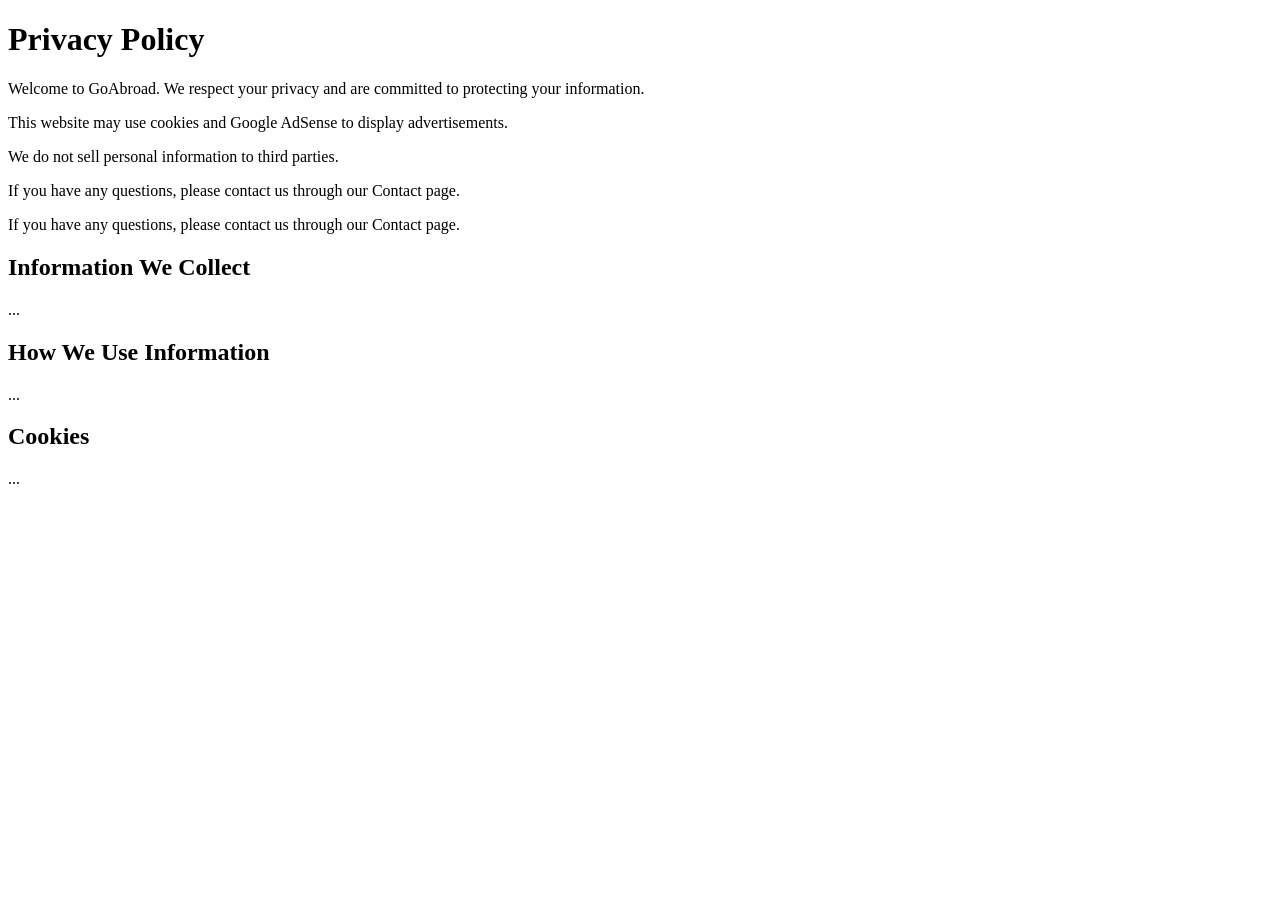
<file: privacy.html>
<!DOCTYPE html>
<html>
<head>
    <title>Privacy Policy - GoAbroad</title>
</head>
<body>
    <h1>Privacy Policy</h1>

    <p>Welcome to GoAbroad. We respect your privacy and are committed to protecting your information.</p>

    <p>This website may use cookies and Google AdSense to display advertisements.</p>

    <p>We do not sell personal information to third parties.</p>

    <p>If you have any questions, please contact us through our Contact page.</p>
<p>If you have any questions, please contact us through our Contact page.</p>

<!-- YAHAN PASTE KARO -->

<h2>Information We Collect</h2>
<p>...</p>

<h2>How We Use Information</h2>
<p>...</p>

<h2>Cookies</h2>
<p>...</p>

</body>
</html>
</body>
</html>
</file>
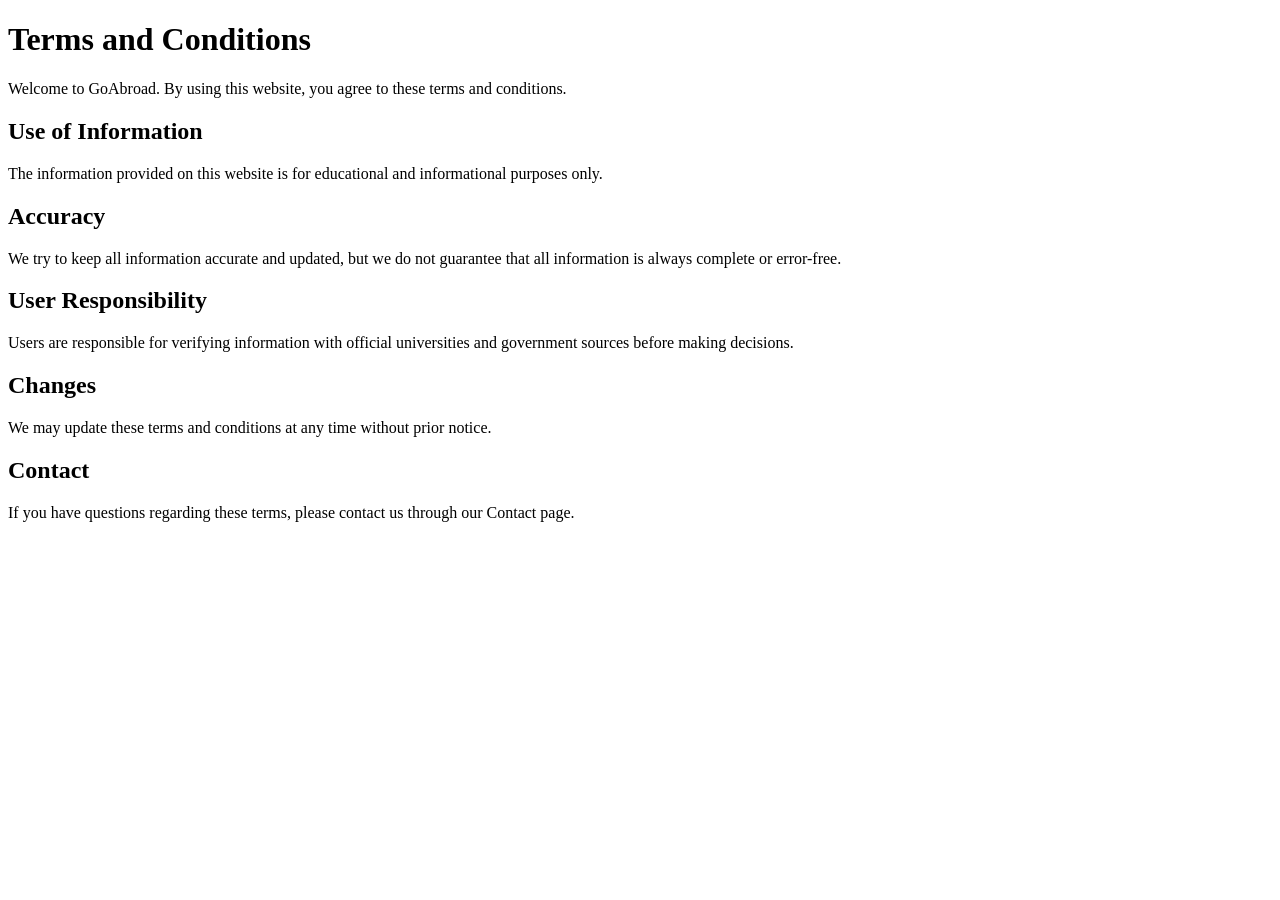
<file: terms.html>
<!DOCTYPE html>
<html>
<head>
<title>Terms and Conditions</title>
</head>
<body>

<h1>Terms and Conditions</h1>

<p>Welcome to GoAbroad. By using this website, you agree to these terms and conditions.</p>

<h2>Use of Information</h2>
<p>The information provided on this website is for educational and informational purposes only.</p>

<h2>Accuracy</h2>
<p>We try to keep all information accurate and updated, but we do not guarantee that all information is always complete or error-free.</p>

<h2>User Responsibility</h2>
<p>Users are responsible for verifying information with official universities and government sources before making decisions.</p>

<h2>Changes</h2>
<p>We may update these terms and conditions at any time without prior notice.</p>

<h2>Contact</h2>
<p>If you have questions regarding these terms, please contact us through our Contact page.</p>

</body>
</html>
</file>
